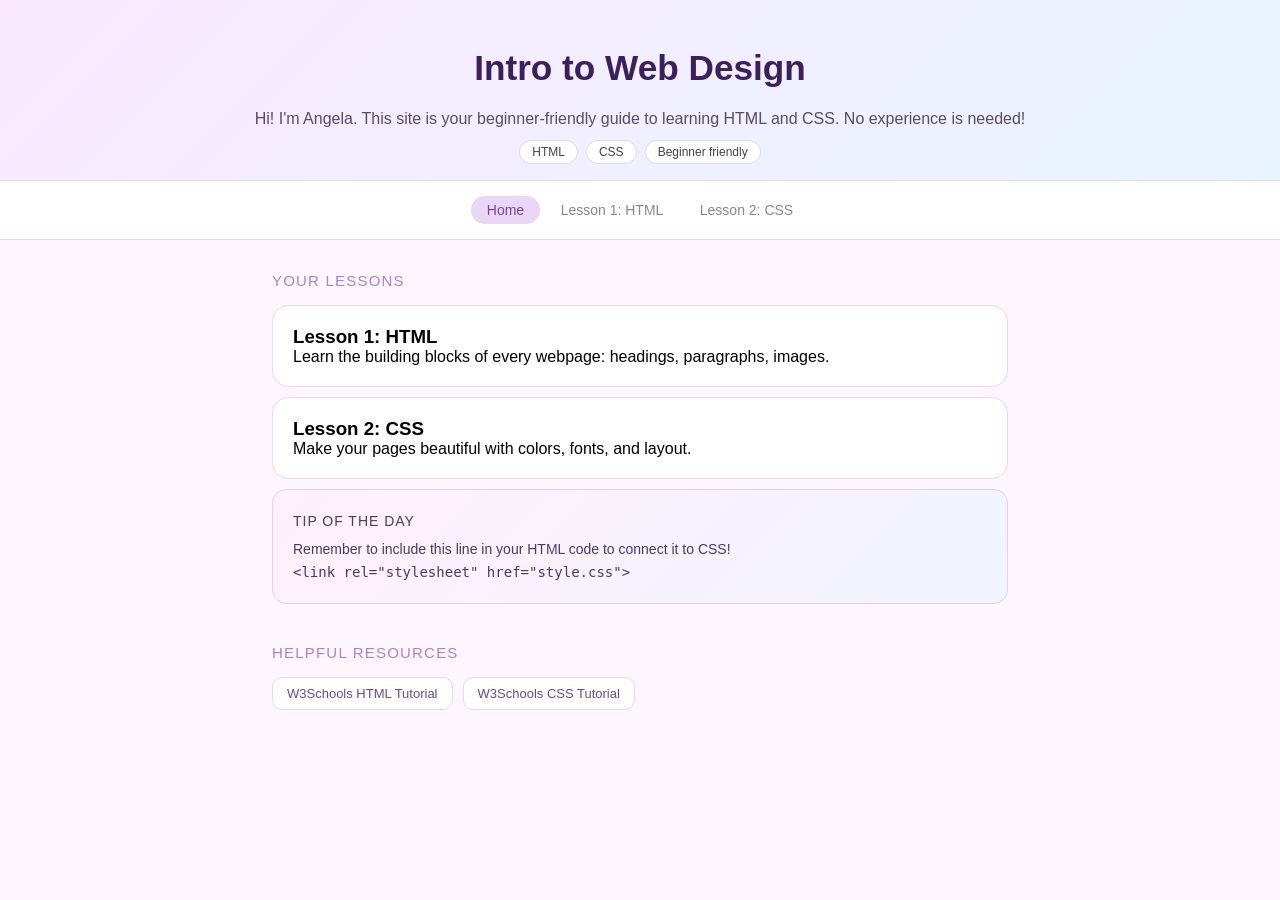
<file: index.html>
<!DOCTYPE html>
<html lang="en">
<head>
  <meta charset="UTF-8" />
  <meta name="viewport" content="width=device-width, initial-scale=1.0"/>
  <title>Intro to Web Design</title>
  <link rel="stylesheet" href="style.css">
</head>
<body>
 
  <div class="top-banner">
    <div class="top-banner-inner">
    <h1>Intro to Web Design</h1>
    <p>Hi! I'm Angela. This site is your beginner-friendly guide to learning HTML and CSS. No experience is needed!</p>
    <div class="top-banner-tags">
      <span class="tag">HTML</span>
      <span class="tag">CSS</span>
      <span class="tag">Beginner friendly</span>
    </div>
    </div>
  </div>
 
  <!-- Nav: links to each lesson -->
  <nav>
    <div class="inner-nav">
        <a href="index.html" class="active">Home</a>
        <a href="lesson1.html">Lesson 1: HTML</a>
        <a href="lesson2.html">Lesson 2: CSS</a>
    </div>
  </nav>
 
  <div class="content">
 
    <!-- Lesson cards -->
    <p class="section-label">Your lessons</p>
    <div class="cards">
      <div class="card">
        <h3>Lesson 1: HTML</h3>
        <p>Learn the building blocks of every webpage: headings, paragraphs, images.</p>
      </div>
      <div class="card">
        <h3>Lesson 2: CSS</h3>
        <p>Make your pages beautiful with colors, fonts, and layout.</p>
      </div>
    </div>
 
    <!-- Tip callout box -->
    <div class="tip-box">
      <p class="tip-label">Tip of the day</p>
      <p>Remember to include this line in your HTML code to connect it to CSS!</p>
      <p><code>&lt;link rel="stylesheet" href="style.css"&gt;</code></p>
    </div>
 
    <!-- Resource links -->
    <p class="section-label">Helpful resources</p>
    <div class="resource-row">
      <a href="https://www.w3schools.com/html/" class="resource" target="_blank">W3Schools HTML Tutorial</a>
      <a href="https://www.w3schools.com/css/" class="resource" target="_blank">W3Schools CSS Tutorial</a>
    </div>

 
  </div>
</body>
</html>
</file>
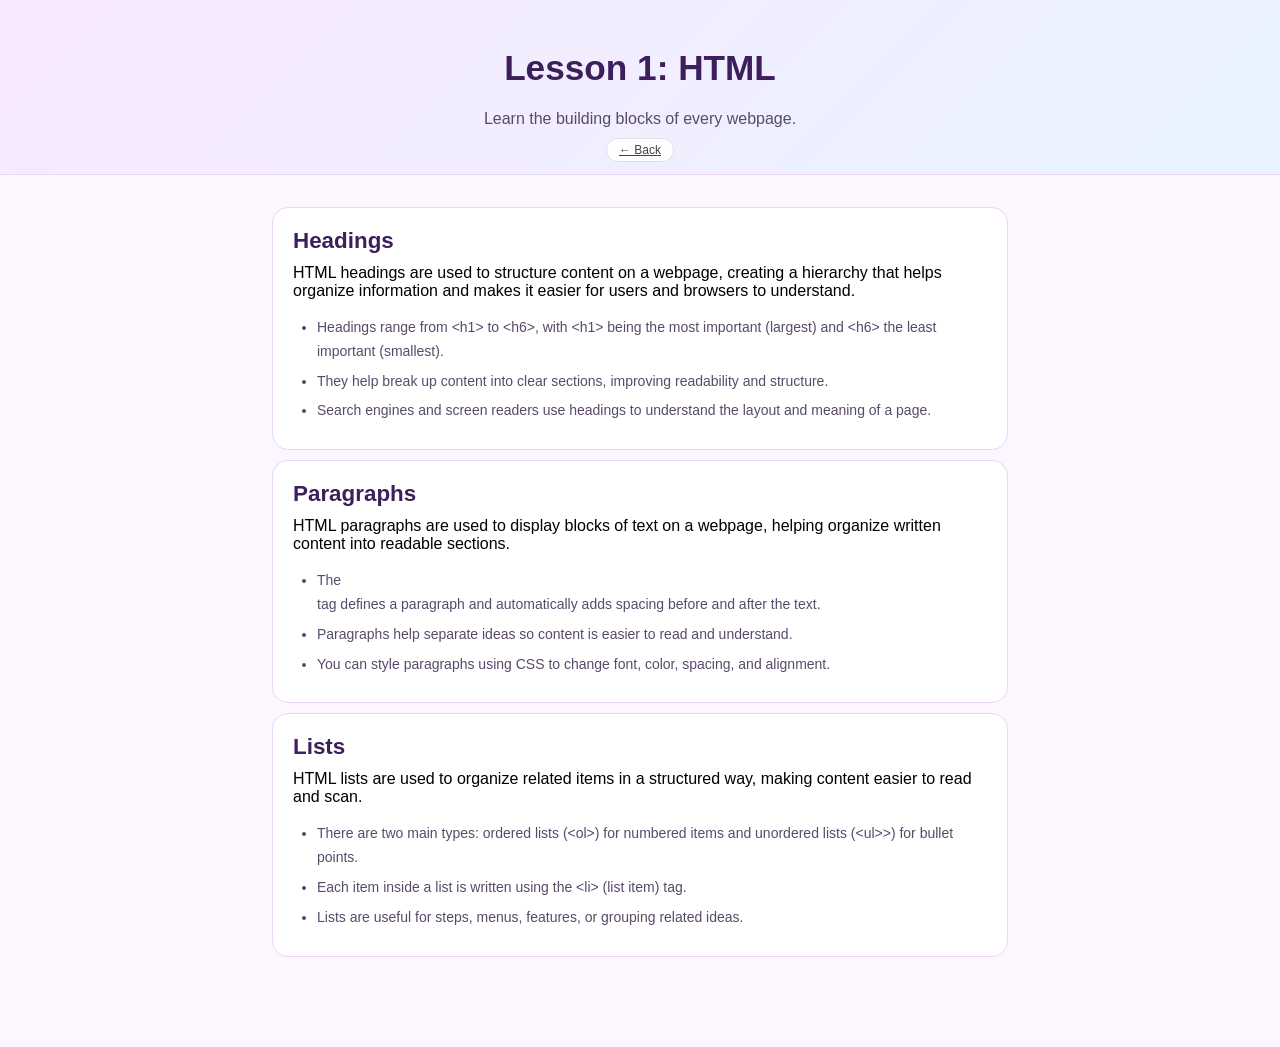
<file: lesson1.html>
<!DOCTYPE html>
<html lang="en">
<head>
  <meta charset="UTF-8" />
  <meta name="viewport" content="width=device-width, initial-scale=1.0"/>
  <title>Lesson 1: HTML</title>
  <link rel="stylesheet" href="style.css">
</head>
<body>

  <div class="top-banner">
    <div class="top-banner-inner">
        <h1>Lesson 1: HTML</h1>
        <p class="lessonpg">Learn the building blocks of every webpage.</p>
        <a href="index.html" class="tag">← Back</a>
    </div>
  </div>

  <div class = "content">
    <div class="cards">
        <div class="card">
            <h2>Headings</h2>
            <p class="lessonpg">HTML headings are used to structure content on a webpage, creating a hierarchy that helps organize information and makes it easier for users and browsers to understand. </p>
            <ul>
                <li>Headings range from &lt;h1&gt; to &lt;h6&gt;, with &lt;h1&gt; being the most important (largest) and &lt;h6&gt; the least important (smallest).</li>
                <li>They help break up content into clear sections, improving readability and structure.</li>
                <li>Search engines and screen readers use headings to understand the layout and meaning of a page.</li>
            </ul>
        </div>
        <div class="card">
            <h2>Paragraphs</h2>
            <p class="lessonpg">HTML paragraphs are used to display blocks of text on a webpage, helping organize written content into readable sections. </p>
            <ul>
                <li>The <p> tag defines a paragraph and automatically adds spacing before and after the text.</li>
                <li>Paragraphs help separate ideas so content is easier to read and understand.</li>
                <li>You can style paragraphs using CSS to change font, color, spacing, and alignment.</li>
            </ul>
        </div>
        <div class="card">
            <h2>Lists</h2>
            <p class="lessonpg">HTML lists are used to organize related items in a structured way, making content easier to read and scan. </p>
            <ul>
                <li>There are two main types: ordered lists (&lt;ol&gt;) for numbered items and unordered lists (&lt;ul&gt;>) for bullet points.</li>
                <li>Each item inside a list is written using the &lt;li&gt; (list item) tag.</li>
                <li>Lists are useful for steps, menus, features, or grouping related ideas.</li>
            </ul>
        </div>
    </div>
   </div>
</body>
</html>
</file>
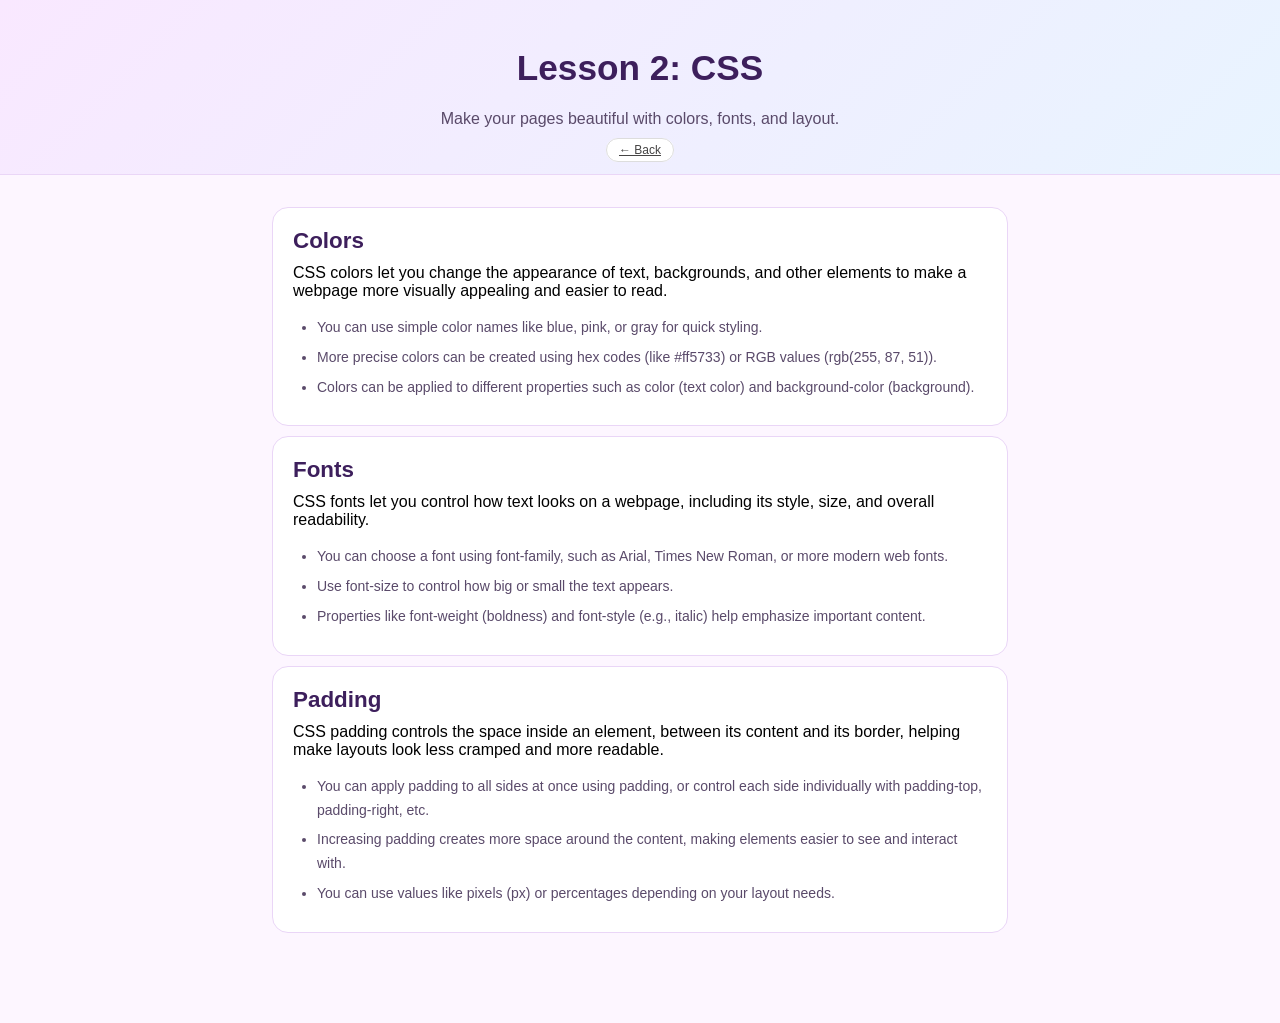
<file: lesson2.html>
<!DOCTYPE html>
<html lang="en">
<head>
  <meta charset="UTF-8" />
  <meta name="viewport" content="width=device-width, initial-scale=1.0"/>
  <title>Lesson 2: CSS</title>
  <link rel="stylesheet" href="style.css">
</head>
<body>

  <div class="top-banner">
    <div class="top-banner-inner">
        <h1>Lesson 2: CSS</h1>
        <p>Make your pages beautiful with colors, fonts, and layout.</p>
        <a href="index.html" class="tag">← Back</a>
    </div>
  </div>
  <div class = "content">
    <div class="cards">
        <div class="card">
            <h2>Colors</h2>
            <p class="lessonpg">CSS colors let you change the appearance of text, backgrounds, and other elements to make a webpage more visually appealing and easier to read. </p>
            <ul>
                <li>You can use simple color names like blue, pink, or gray for quick styling.</li>
                <li>More precise colors can be created using hex codes (like #ff5733) or RGB values (rgb(255, 87, 51)).</li>
                <li>Colors can be applied to different properties such as color (text color) and background-color (background).</li>
            </ul>
        </div>
        <div class="card">
            <h2>Fonts</h2>
            <p class="lessonpg">CSS fonts let you control how text looks on a webpage, including its style, size, and overall readability. </p>
            <ul>
                <li>You can choose a font using font-family, such as Arial, Times New Roman, or more modern web fonts.</li>
                <li>Use font-size to control how big or small the text appears.</li>
                <li>Properties like font-weight (boldness) and font-style (e.g., italic) help emphasize important content.</li>
            </ul>
        </div>
        <div class="card">
            <h2>Padding</h2>
            <p class="lessonpg">CSS padding controls the space inside an element, between its content and its border, helping make layouts look less cramped and more readable. </p>
            <ul>
                <li>You can apply padding to all sides at once using padding, or control each side individually with padding-top, padding-right, etc.</li>
                <li>Increasing padding creates more space around the content, making elements easier to see and interact with.</li>
                <li>You can use values like pixels (px) or percentages depending on your layout needs.</li>
            </ul>
        </div>
    </div>
   </div>

</body>
</html>
</file>
<file: style.css>
* { box-sizing: border-box; margin: 0; padding: 0; }

body { 
    font-family: sans-serif; 
    background: #fdf6ff; 
    padding-bottom: 3rem; 
}

.top-banner { 
    background: linear-gradient(135deg, #f9e8ff, #e8f4ff); 
    padding: 3rem 2rem 1rem; 
    border-bottom: 1px solid #ead6f7; 
}

.top-banner-inner {
    max-width: 1000px;
    margin: 0 auto;
    text-align: center;
}

.top-banner h1 {
    font-size: 2.2rem; 
    color: #3d1f5c; 
    margin-bottom: 1.05rem;
}

.top-banner p { 
    font-size: 16px; 
    color: #5a4a6a; 
    line-height: 1.7; 
    margin-bottom: 0.5rem; 
}

.top-banner-tags { 
    display: flex; 
    gap: 8px; 
    justify-content: center;
}


.tag { 
    background: white; 
    border: 1px solid #ddd; 
    border-radius: 20px; 
    font-size: 12px; 
    padding: 4px 12px; 
    color: #454444; }

nav { 
    display: flex; 
    gap: 10px; 
    padding: 1.25rem 2rem; 
    background: white; 
    border-bottom: 1px solid #ead6f7; 
}
nav a { 
    text-decoration: none; 
    font-size: 14px; 
    padding: 6px 16px; 
    border-radius: 20px; 
    color: #888; 
}
.inner-nav {
    max-width: 800px;
    margin: 0 auto
}
nav a.active { 
    background: #ead6f7; 
    color: #7a3fa0; 
}
nav a:hover {
    background: #f5eeff; 
    color: #7a3fa0; 
}

.content { 
    padding: 2rem; 
    max-width: 800px; 
}

.section-label { 
    font-size: 15px; 
    letter-spacing: 0.08em; 
    text-transform: uppercase; color: #b07fd4; 
    margin-bottom: 1rem; 
}

.card { 
    background: white; 
    border-radius: 16px; 
    border: 1px solid #ead6f7; 
    padding: 1.25rem; 
    transition: border-color 0.15s, transform 0.15s; 
}

.card:hover { border-color: #c49edf;
}

.tip-box { 
    background: linear-gradient(135deg, #fff0fb, #f0f4ff); 
    border-radius: 14px; 
    border: 1px solid #e0d0f5; 
    padding: 1.25rem; 
    margin-bottom: 2.5rem; 
}

.tip-label { 
    font-size: 11px; 
    color: #b07fd4; 
    text-transform: uppercase; 
    letter-spacing: 0.07em; 
    margin-bottom: 6px; 
}

.tip-box p { 
    font-size: 14px; 
    color: #4a3a6a; 
    line-height: 1.6; 
}

.resource-row { 
    display: flex; 
    gap: 10px; 
    flex-wrap: wrap; }
.resource { 
    background: white; 
    border: 1px solid #ead6f7; 
    border-radius: 10px; 
    padding: 8px 14px; 
    font-size: 13px; 
    color: #6a4a8a; 
    text-decoration: none; 
}
.resource:hover { 
    background: #f5eeff; 
}

ul { 
    padding-left: 1.5rem; 
    margin-top: 3px;
    margin-bottom: 2px;
    line-height: 30px;
}

.lessonpg {
    margin-bottom: 16px;
    margin-top: 10px;
}

.card {
    margin-bottom: 10px;
    border-radius: 16px;
    border: 1px solid #ead6f7;
}

.card h2 {
    color: #3d1f5c; 
    font-size: 1.4rem;
}

li { 
    font-size: 14px; 
    color: #5a4a6a; 
    line-height: 1.7; 
    margin-bottom: 6px; 
}

.content { 
    padding: 2rem; 
    max-width: 800px; 
    margin: 0 auto
}
</file>
